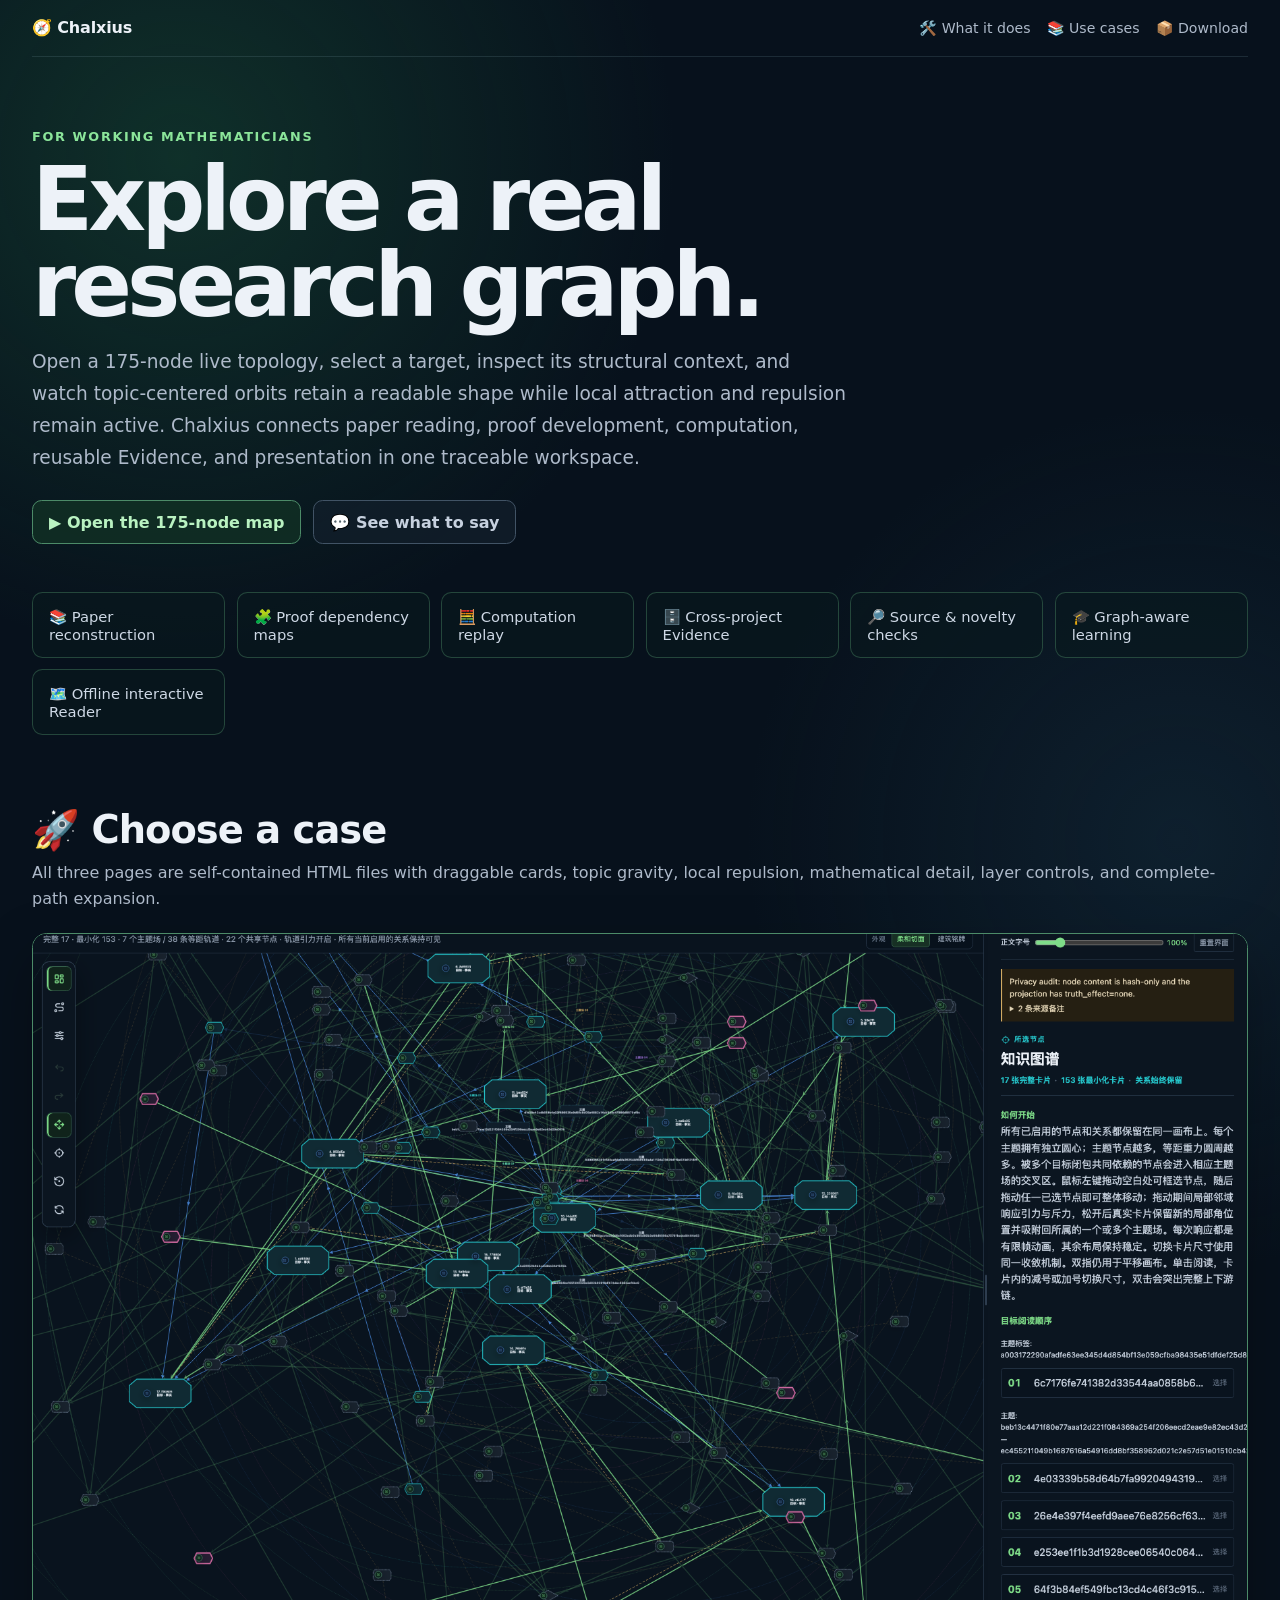
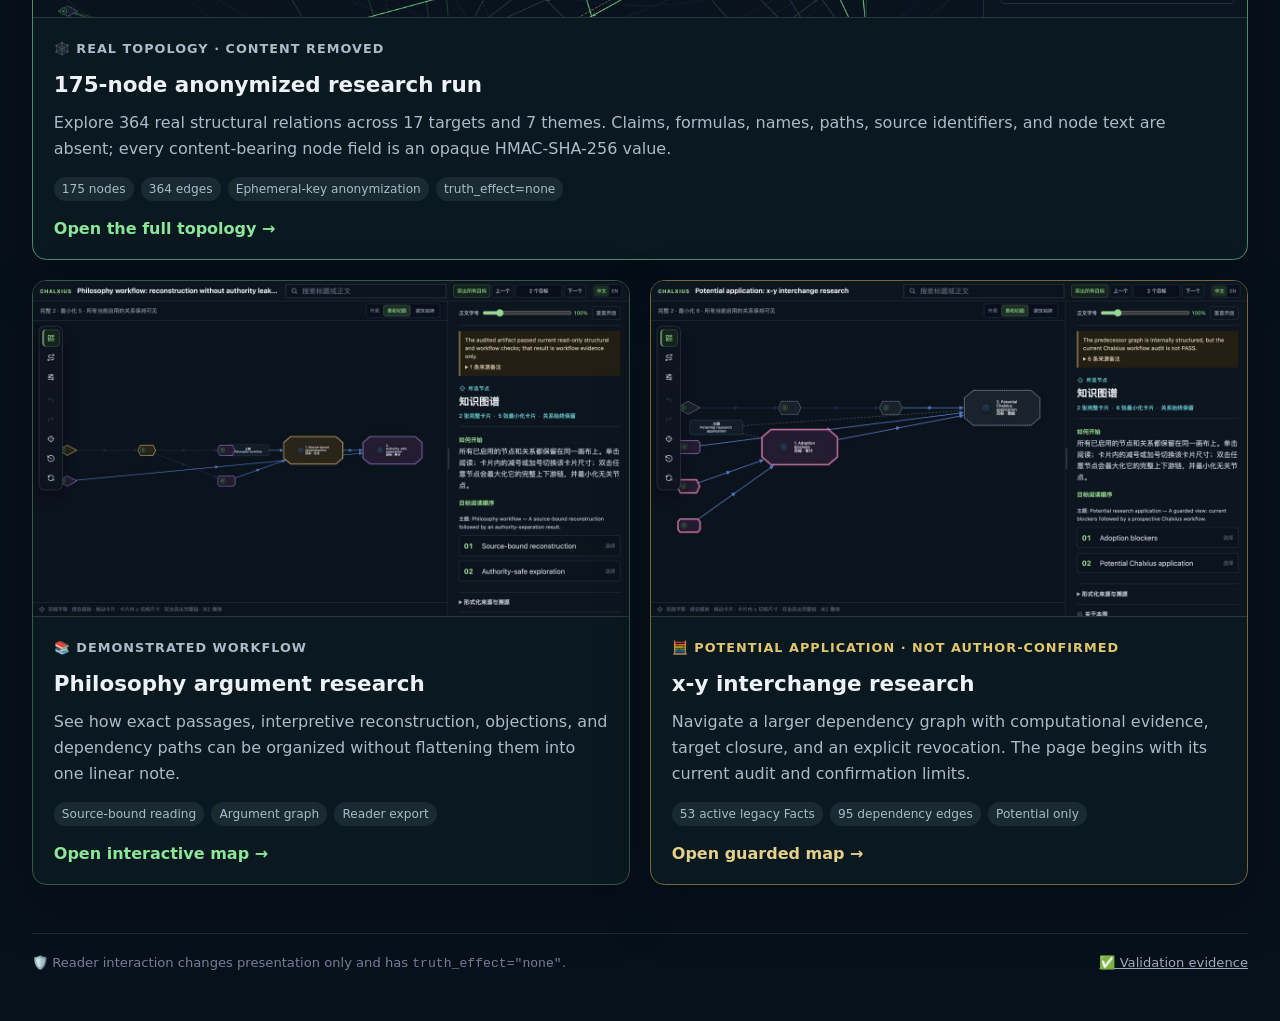
<file: docs/index.html>
<!doctype html>
<html lang="en">
<head>
  <meta charset="utf-8">
  <meta name="viewport" content="width=device-width, initial-scale=1">
  <meta name="color-scheme" content="dark">
  <meta name="description" content="Interactive Chalxius research-graph cases for working mathematicians.">
  <title>Chalxius · Interactive research maps</title>
  <style>
    :root {
      color-scheme: dark;
      font-family: Inter, ui-sans-serif, system-ui, -apple-system, BlinkMacSystemFont, "Segoe UI", sans-serif;
      background: #07111c;
      color: #edf2f8;
      --panel: rgba(11, 25, 32, .9);
      --panel-strong: rgba(16, 35, 39, .96);
      --line: #355847;
      --green: #8be59a;
      --green-strong: #5bcf78;
      --muted: #aebaca;
      --dim: #718095;
      --gold: #e1c56f;
    }
    * { box-sizing: border-box; }
    body {
      margin: 0;
      min-height: 100vh;
      background:
        radial-gradient(circle at 14% 6%, rgba(27, 91, 61, .42) 0, transparent 31rem),
        radial-gradient(circle at 92% 32%, rgba(32, 69, 91, .28) 0, transparent 27rem),
        #07111c;
    }
    a { color: inherit; }
    .topbar {
      display: flex;
      align-items: center;
      justify-content: space-between;
      gap: 1rem;
      width: min(76rem, calc(100% - 2rem));
      margin: 0 auto;
      padding: 1.15rem 0;
      border-bottom: 1px solid rgba(105, 135, 148, .22);
    }
    .brand { font-weight: 760; text-decoration: none; letter-spacing: -.01em; }
    nav { display: flex; flex-wrap: wrap; gap: .5rem 1rem; }
    nav a { color: var(--muted); font-size: .88rem; text-decoration: none; }
    nav a:hover { color: var(--green); }
    main { width: min(76rem, calc(100% - 2rem)); margin: 0 auto; padding: 4.5rem 0 3rem; }
    .hero { max-width: 58rem; }
    .kicker {
      margin: 0;
      color: var(--green);
      font-size: .8rem;
      font-weight: 780;
      letter-spacing: .13em;
      text-transform: uppercase;
    }
    h1 {
      max-width: 13ch;
      margin: .75rem 0 1.15rem;
      font-size: clamp(2.75rem, 7vw, 5.8rem);
      line-height: .96;
      letter-spacing: -.055em;
      font-weight: 640;
    }
    .intro { max-width: 51rem; margin: 0; color: var(--muted); font-size: clamp(1rem, 2vw, 1.16rem); line-height: 1.72; }
    .actions { display: flex; flex-wrap: wrap; gap: .75rem; margin-top: 1.65rem; }
    .button {
      display: inline-flex;
      align-items: center;
      min-height: 2.75rem;
      padding: .72rem 1rem;
      border: 1px solid #4c8b68;
      border-radius: .6rem;
      color: #b9f2c1;
      background: rgba(19, 55, 38, .65);
      font-weight: 720;
      text-decoration: none;
    }
    .button:hover { background: #1a4731; border-color: var(--green-strong); }
    .button.secondary { color: #c7d1df; background: rgba(18, 31, 43, .72); border-color: #415365; }
    .capabilities {
      display: grid;
      grid-template-columns: repeat(auto-fit, minmax(12rem, 1fr));
      gap: .7rem;
      margin: 3rem 0 4.5rem;
    }
    .capability {
      padding: .9rem 1rem;
      border: 1px solid rgba(76, 139, 104, .42);
      border-radius: .65rem;
      color: #ced8e5;
      background: rgba(9, 25, 30, .62);
      font-size: .92rem;
    }
    .section-heading { margin-bottom: 1.35rem; }
    h2 { margin: 0 0 .45rem; font-size: clamp(1.6rem, 4vw, 2.4rem); letter-spacing: -.025em; }
    .section-heading p { margin: 0; color: var(--muted); line-height: 1.6; }
    .grid { display: grid; grid-template-columns: repeat(auto-fit, minmax(min(100%, 29rem), 1fr)); gap: 1.25rem; }
    article {
      overflow: hidden;
      display: flex;
      flex-direction: column;
      min-height: 100%;
      border: 1px solid var(--line);
      border-radius: .9rem;
      background: var(--panel);
      box-shadow: 0 1.4rem 3.6rem rgba(0, 0, 0, .28);
    }
    article.potential { border-color: #76673e; }
    .preview { display: block; border-bottom: 1px solid rgba(99, 130, 116, .35); background: #08131f; }
    .preview img { display: block; width: 100%; aspect-ratio: 16 / 9; object-fit: cover; }
    .card-body { display: flex; flex: 1; flex-direction: column; gap: .8rem; padding: 1.3rem; }
    .eyebrow { margin: 0; color: var(--green); font-size: .8rem; font-weight: 750; letter-spacing: .08em; text-transform: uppercase; }
    .potential .eyebrow { color: var(--gold); }
    h3 { margin: 0; font-size: 1.34rem; }
    .card-body p { margin: 0; color: var(--muted); line-height: 1.62; }
    .tags { display: flex; flex-wrap: wrap; gap: .45rem; margin-top: .15rem; }
    .tag { padding: .3rem .5rem; border-radius: 999px; color: #a9bac9; background: rgba(69, 91, 99, .28); font-size: .76rem; }
    .card-actions { display: flex; flex-wrap: wrap; gap: .6rem; margin-top: auto; padding-top: .35rem; }
    .card-actions a { color: var(--green); font-weight: 700; text-decoration: none; }
    .potential .card-actions a { color: #e4cf8b; }
    footer {
      display: flex;
      flex-wrap: wrap;
      justify-content: space-between;
      gap: .7rem 1.5rem;
      margin-top: 3rem;
      padding-top: 1.2rem;
      border-top: 1px solid rgba(105, 135, 148, .22);
      color: var(--dim);
      font-size: .82rem;
      line-height: 1.55;
    }
    footer a { color: #9aabbc; }
    @media (max-width: 42rem) {
      .topbar { align-items: flex-start; flex-direction: column; }
      main { padding-top: 3.2rem; }
    }
  </style>
</head>
<body>
  <header class="topbar">
    <a class="brand" href="https://github.com/cm4u7/chalxius">🧭 Chalxius</a>
    <nav aria-label="Project links">
      <a href="https://github.com/cm4u7/chalxius#readme">🛠️ What it does</a>
      <a href="https://github.com/cm4u7/chalxius/blob/main/USE_CASES.md">📚 Use cases</a>
      <a href="https://github.com/cm4u7/chalxius/releases/tag/v0.7.4">📦 Download</a>
    </nav>
  </header>
  <main>
    <section class="hero">
      <p class="kicker">For working mathematicians</p>
      <h1>Explore a real research graph.</h1>
      <p class="intro">Open a 175-node live topology, select a target, inspect its structural context, and watch topic-centered orbits retain a readable shape while local attraction and repulsion remain active. Chalxius connects paper reading, proof development, computation, reusable Evidence, and presentation in one traceable workspace.</p>
      <div class="actions">
        <a class="button" href="cases/anonymized-research-topology.html">▶️ Open the 175-node map</a>
        <a class="button secondary" href="https://github.com/cm4u7/chalxius#prompt-interface">💬 See what to say</a>
      </div>
    </section>

    <section class="capabilities" aria-label="Chalxius capabilities">
      <div class="capability">📚 Paper reconstruction</div>
      <div class="capability">🧩 Proof dependency maps</div>
      <div class="capability">🧮 Computation replay</div>
      <div class="capability">🗄️ Cross-project Evidence</div>
      <div class="capability">🔎 Source &amp; novelty checks</div>
      <div class="capability">🎓 Graph-aware learning</div>
      <div class="capability">🗺️ Offline interactive Reader</div>
    </section>

    <section aria-labelledby="case-heading">
      <div class="section-heading">
        <h2 id="case-heading">🚀 Choose a case</h2>
        <p>All three pages are self-contained HTML files with draggable cards, topic gravity, local repulsion, mathematical detail, layer controls, and complete-path expansion.</p>
      </div>
      <div class="grid">
        <article style="grid-column: 1 / -1; border-color: #4c8b68;">
          <a class="preview" href="cases/anonymized-research-topology.html" aria-label="Open the 175-node anonymized research topology">
            <img src="assets/anonymized-research-topology.png" alt="Chalxius Reader displaying a dense anonymized research topology with topic orbits">
          </a>
          <div class="card-body">
            <p class="eyebrow">🕸️ Real topology · content removed</p>
            <h3>175-node anonymized research run</h3>
            <p>Explore 364 real structural relations across 17 targets and 7 themes. Claims, formulas, names, paths, source identifiers, and node text are absent; every content-bearing node field is an opaque HMAC-SHA-256 value.</p>
            <div class="tags">
              <span class="tag">175 nodes</span>
              <span class="tag">364 edges</span>
              <span class="tag">Ephemeral-key anonymization</span>
              <span class="tag">truth_effect=none</span>
            </div>
            <div class="card-actions"><a href="cases/anonymized-research-topology.html">Open the full topology →</a></div>
          </div>
        </article>

        <article>
          <a class="preview" href="cases/philosophy.html" aria-label="Open the philosophy workflow Reader">
            <img src="assets/philosophy-case.png" alt="Dark green Chalxius Reader showing a philosophy argument graph">
          </a>
          <div class="card-body">
            <p class="eyebrow">📚 Demonstrated workflow</p>
            <h3>Philosophy argument research</h3>
            <p>See how exact passages, interpretive reconstruction, objections, and dependency paths can be organized without flattening them into one linear note.</p>
            <div class="tags">
              <span class="tag">Source-bound reading</span>
              <span class="tag">Argument graph</span>
              <span class="tag">Reader export</span>
            </div>
            <div class="card-actions"><a href="cases/philosophy.html">Open interactive map →</a></div>
          </div>
        </article>

        <article class="potential">
          <a class="preview" href="cases/xy-swap-potential.html" aria-label="Open the potential x-y interchange Reader">
            <img src="assets/xy-swap-potential-case.png" alt="Dark green Chalxius Reader showing a mathematical dependency graph">
          </a>
          <div class="card-body">
            <p class="eyebrow">🧮 Potential application · not author-confirmed</p>
            <h3>x-y interchange research</h3>
            <p>Navigate a larger dependency graph with computational evidence, target closure, and an explicit revocation. The page begins with its current audit and confirmation limits.</p>
            <div class="tags">
              <span class="tag">53 active legacy Facts</span>
              <span class="tag">95 dependency edges</span>
              <span class="tag">Potential only</span>
            </div>
            <div class="card-actions"><a href="cases/xy-swap-potential.html">Open guarded map →</a></div>
          </div>
        </article>
      </div>
    </section>

    <footer>
      <span>🛡️ Reader interaction changes presentation only and has <code>truth_effect="none"</code>.</span>
      <span><a href="https://github.com/cm4u7/chalxius/blob/main/VALIDATION.md">✅ Validation evidence</a></span>
    </footer>
  </main>
</body>
</html>
</file>
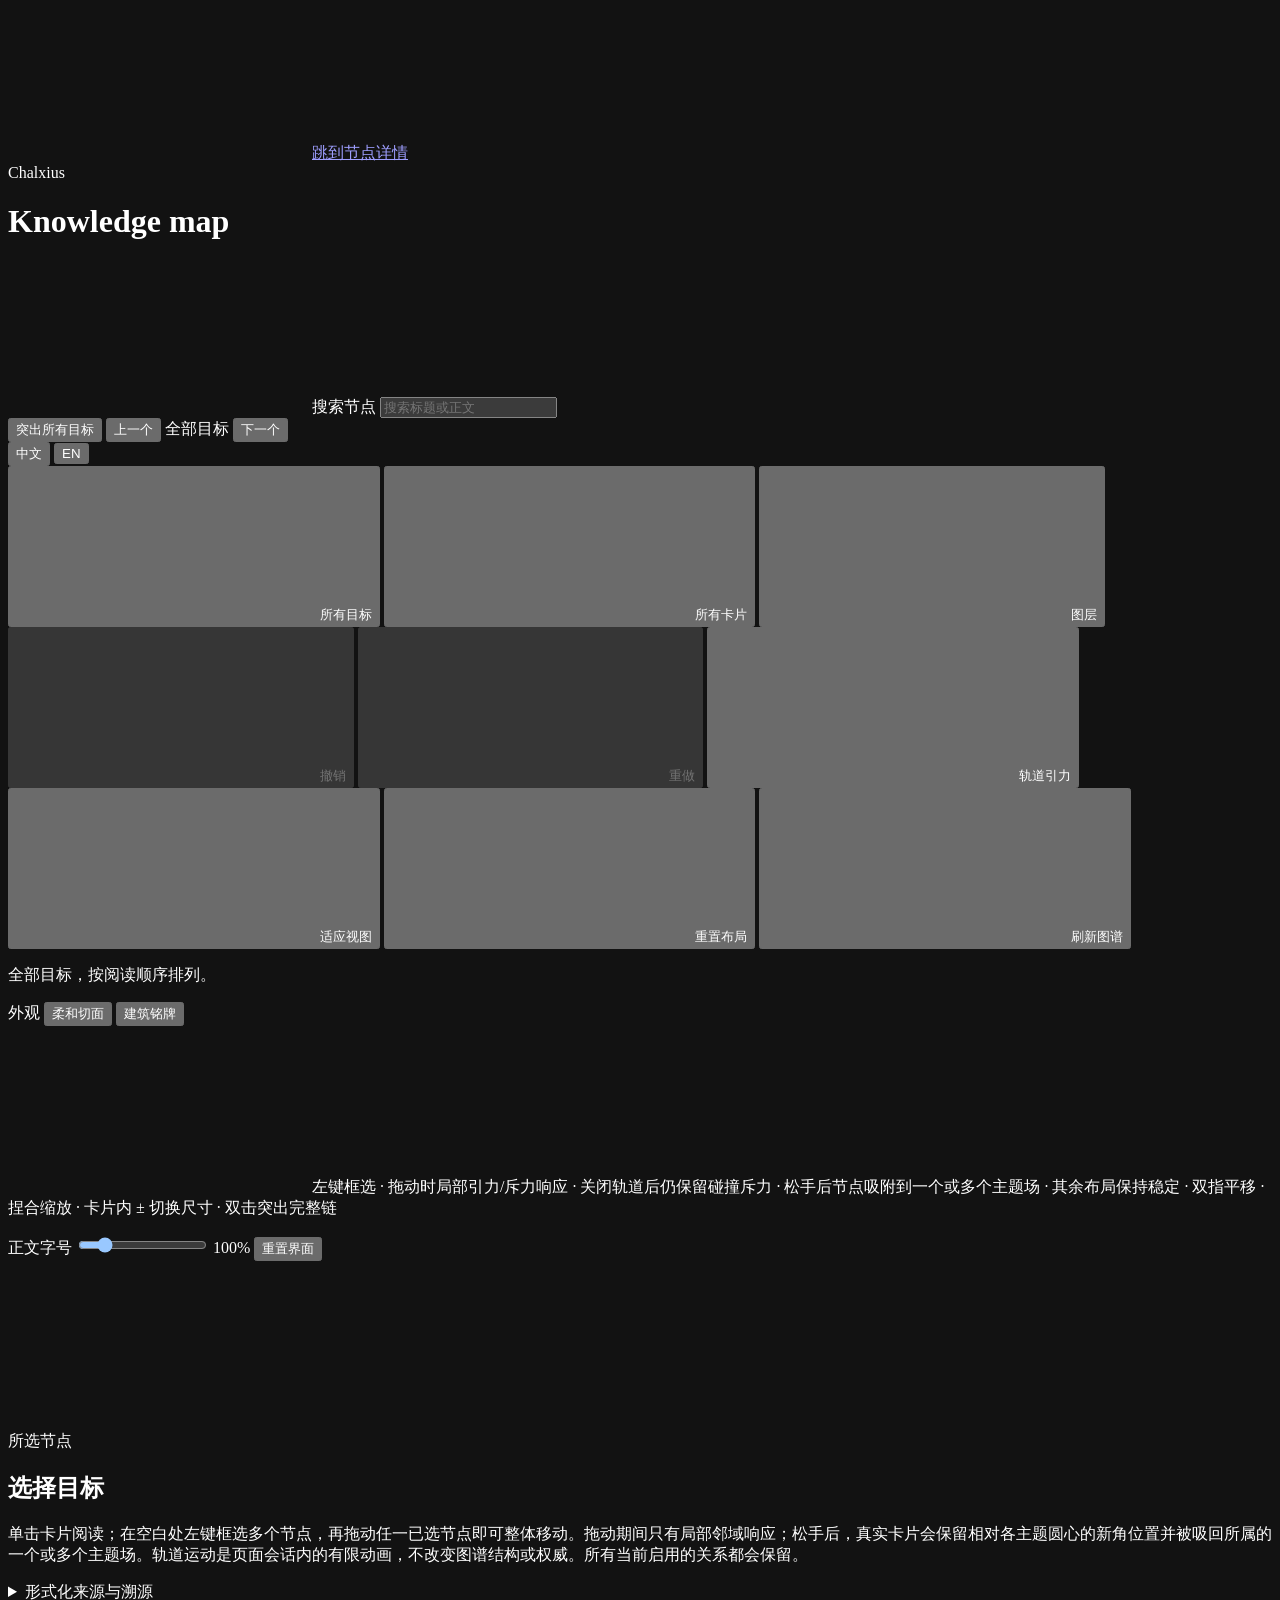
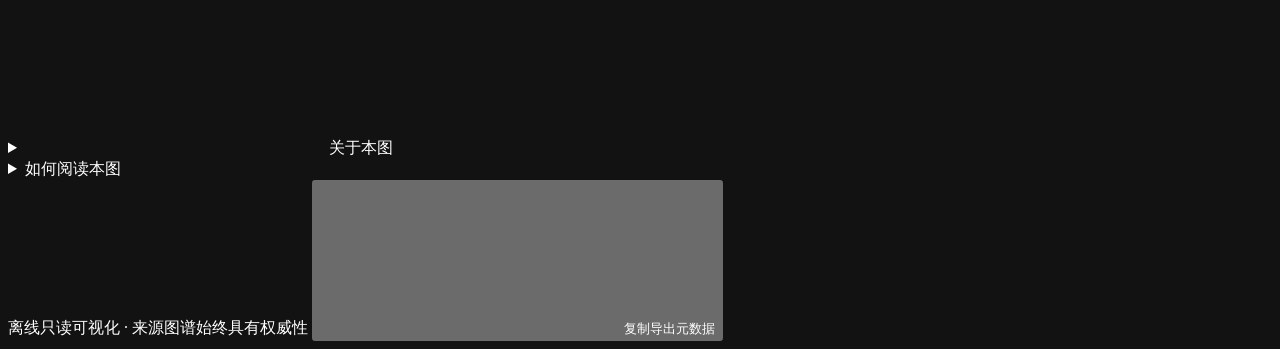
<file: chalxius/assets/reader_html_template.html>
<!doctype html>
<html lang="zh-CN" data-locale="zh">
<head>
  <meta charset="utf-8">
  <meta name="viewport" content="width=device-width, initial-scale=1">
  <meta name="color-scheme" content="dark">
  <meta http-equiv="Content-Security-Policy" content="default-src 'none'; base-uri 'none'; connect-src 'none'; font-src data:; form-action 'none'; frame-src 'none'; img-src data: blob:; media-src 'none'; object-src 'none'; script-src 'unsafe-inline'; style-src 'unsafe-inline'; worker-src 'none'">
  <title>Chalxius Knowledge Map</title>
  <style>
@@CHALXIUS_READER_STYLE@@
  </style>
  <script>
    window.MathJax = {
      startup: { typeset: false },
      options: { enableMenu: false },
      tex: {
        inlineMath: [['\\(', '\\)'], ['$', '$']],
        displayMath: [['\\[', '\\]'], ['$$', '$$']],
        processEscapes: true,
        processEnvironments: true,
        packages: {'[-]': ['autoload', 'require']}
      },
      svg: { fontCache: 'local' }
    };
  </script>
  <script id="mathjax-offline-bundle">
@@CHALXIUS_MATHJAX_JS@@
  </script>
  <script id="cytoscape-offline-bundle">
@@CHALXIUS_CYTOSCAPE_JS@@
  </script>
</head>
<body>
  <svg class="icon-sprite" aria-hidden="true" focusable="false">
@@CHALXIUS_TABLER_SPRITE@@
  </svg>

  <a class="skip-link" href="#map-detail" data-zh="跳到节点详情" data-en="Skip to node details">跳到节点详情</a>

  <header class="app-header">
    <div class="brand-lockup">
      <span class="brand-name">Chalxius</span>
      <h1 id="map-title">Knowledge map</h1>
    </div>
    <label class="header-search" for="map-search">
      <svg aria-hidden="true"><use href="#reader-icon-search"></use></svg>
      <span class="visually-hidden" data-zh="搜索节点" data-en="Find a node">搜索节点</span>
      <input id="map-search" type="search" autocomplete="off" placeholder="搜索标题或正文" data-placeholder-zh="搜索标题或正文" data-placeholder-en="Search title or content">
      <span id="search-status" class="search-status" aria-live="polite"></span>
    </label>
    <div class="header-navigation" aria-label="目标导航" data-aria-label-zh="目标导航" data-aria-label-en="Target navigation">
      <button id="header-overview-button" class="header-nav-button overview-link" type="button" aria-pressed="true">
        <span data-zh="突出所有目标" data-en="Emphasize targets">突出所有目标</span>
      </button>
      <button id="previous-target-button" class="header-nav-button" type="button">
        <span data-zh="上一个" data-en="Previous">上一个</span>
      </button>
      <span id="target-position" class="target-position" aria-live="polite">全部目标</span>
      <button id="next-target-button" class="header-nav-button" type="button">
        <span data-zh="下一个" data-en="Next">下一个</span>
      </button>
    </div>
    <div class="locale-switcher" role="group" aria-label="界面语言" data-aria-label-zh="界面语言" data-aria-label-en="Interface language">
      <button type="button" data-locale-choice="zh" aria-pressed="true">中文</button>
      <button type="button" data-locale-choice="en" aria-pressed="false">EN</button>
    </div>
  </header>

  <main class="workspace">
    <nav class="tool-rail" aria-label="全局图谱控制" data-aria-label-zh="全局图谱控制" data-aria-label-en="Global map controls">
      <div class="tool-group view-controls" role="group" aria-label="卡片尺寸" data-aria-label-zh="卡片尺寸" data-aria-label-en="Card size">
        <button id="overview-button" class="tool-button" type="button" aria-pressed="true" data-tooltip-zh="突出所有目标" data-tooltip-en="Emphasize all targets" data-aria-label-zh="突出所有目标" data-aria-label-en="Emphasize all targets">
          <svg aria-hidden="true"><use href="#reader-icon-overview"></use></svg>
          <span class="tool-label" data-zh="所有目标" data-en="All targets">所有目标</span>
        </button>
        <button id="all-cards-button" class="tool-button" type="button" aria-pressed="false" data-tooltip-zh="最大化所有卡片" data-tooltip-en="Maximize all cards" data-aria-label-zh="最大化所有卡片" data-aria-label-en="Maximize all cards">
          <svg aria-hidden="true"><use href="#reader-icon-path"></use></svg>
          <span class="tool-label" data-zh="所有卡片" data-en="All cards">所有卡片</span>
        </button>
        <button id="layer-menu-button" class="tool-button" type="button" aria-expanded="false" aria-controls="layer-popover" data-tooltip-zh="图层" data-tooltip-en="Layers" data-aria-label-zh="图层" data-aria-label-en="Layers">
          <svg aria-hidden="true"><use href="#reader-icon-context"></use></svg>
          <span class="tool-label" data-zh="图层" data-en="Layers">图层</span>
        </button>
      </div>

      <div id="layer-popover" class="layer-popover" hidden>
        <p class="popover-kicker" data-zh="显示图层" data-en="Visible layers">显示图层</p>
        <label>
          <svg aria-hidden="true"><use href="#reader-icon-file"></use></svg>
          <span data-zh="研究过程" data-en="Research process">研究过程</span>
          <input id="research-toggle" type="checkbox">
        </label>
        <label>
          <svg aria-hidden="true"><use href="#reader-icon-overview"></use></svg>
          <span data-zh="教学 / 学习" data-en="Teaching / learning">教学 / 学习</span>
          <input id="learning-toggle" type="checkbox">
        </label>
        <label>
          <svg aria-hidden="true"><use href="#reader-icon-info"></use></svg>
          <span data-zh="读者说明" data-en="Reader notes">读者说明</span>
          <input id="reader-toggle" type="checkbox">
        </label>
        <label>
          <svg aria-hidden="true"><use href="#reader-icon-context"></use></svg>
          <span data-zh="上下文连接" data-en="Contextual links">上下文连接</span>
          <input id="weak-toggle" type="checkbox">
        </label>
      </div>

      <span class="rail-spacer"></span>
      <div class="tool-group utility-controls" role="group" aria-label="画布工具" data-aria-label-zh="画布工具" data-aria-label-en="Canvas tools">
        <button id="undo-sizing-button" class="tool-button" type="button" disabled aria-keyshortcuts="Control+Z Meta+Z" data-tooltip-zh="撤销尺寸操作" data-tooltip-en="Undo sizing" data-aria-label-zh="撤销尺寸操作" data-aria-label-en="Undo sizing">
          <svg aria-hidden="true"><use href="#reader-icon-undo"></use></svg>
          <span class="tool-label" data-zh="撤销" data-en="Undo">撤销</span>
        </button>
        <button id="redo-sizing-button" class="tool-button" type="button" disabled aria-keyshortcuts="Control+Shift+Z Meta+Shift+Z" data-tooltip-zh="重做尺寸操作" data-tooltip-en="Redo sizing" data-aria-label-zh="重做尺寸操作" data-aria-label-en="Redo sizing">
          <svg aria-hidden="true"><use href="#reader-icon-redo"></use></svg>
          <span class="tool-label" data-zh="重做" data-en="Redo">重做</span>
        </button>
        <button id="orbit-gravity-button" class="tool-button" type="button" aria-pressed="true" data-tooltip-zh="主题轨道引力" data-tooltip-en="Theme orbit gravity" data-aria-label-zh="主题轨道引力" data-aria-label-en="Theme orbit gravity">
          <svg aria-hidden="true"><use href="#reader-icon-move"></use></svg>
          <span class="tool-label" data-zh="轨道引力" data-en="Orbit gravity">轨道引力</span>
        </button>
        <button id="fit-view-button" class="tool-button" type="button" data-tooltip-zh="适应视图" data-tooltip-en="Fit view" data-aria-label-zh="适应视图" data-aria-label-en="Fit view">
          <svg aria-hidden="true"><use href="#reader-icon-focus"></use></svg>
          <span class="tool-label" data-zh="适应视图" data-en="Fit view">适应视图</span>
        </button>
        <button id="reset-layout-button" class="tool-button" type="button" data-tooltip-zh="重置布局" data-tooltip-en="Reset layout" data-aria-label-zh="重置布局" data-aria-label-en="Reset layout">
          <svg aria-hidden="true"><use href="#reader-icon-reset"></use></svg>
          <span class="tool-label" data-zh="重置布局" data-en="Reset layout">重置布局</span>
        </button>
        <button id="reload-graph-button" class="tool-button" type="button" data-tooltip-zh="刷新图谱" data-tooltip-en="Reload graph" data-aria-label-zh="刷新图谱" data-aria-label-en="Reload graph">
          <svg aria-hidden="true"><use href="#reader-icon-refresh"></use></svg>
          <span class="tool-label" data-zh="刷新图谱" data-en="Reload graph">刷新图谱</span>
        </button>
      </div>
    </nav>

    <section class="graph-panel" aria-label="交互式知识图谱" data-aria-label-zh="交互式知识图谱" data-aria-label-en="Interactive knowledge map">
      <div class="map-strip">
        <p id="view-description">全部目标，按阅读顺序排列。</p>
        <div class="appearance-switcher" role="group" aria-label="节点外观" data-aria-label-zh="节点外观" data-aria-label-en="Node appearance">
          <span class="appearance-label" data-zh="外观" data-en="Appearance">外观</span>
          <button type="button" data-appearance-scheme="faceted" aria-pressed="true" data-zh="柔和切面" data-en="Faceted">柔和切面</button>
          <button type="button" data-appearance-scheme="plaques" aria-pressed="false" data-zh="建筑铭牌" data-en="Plaques">建筑铭牌</button>
        </div>
      </div>
      <div class="canvas-stage">
        <div id="cy" role="application" tabindex="0" aria-keyshortcuts="Shift+F10" aria-label="可拖动知识图谱。每个主题拥有独立圆心和按成员数量分层的等距重力圆周，共享节点由多个主题场共同吸附；鼠标左键拖动空白处框选节点，拖动任一已选节点可整体移动；双指平移画布，单击卡片阅读，双击突出完整上下游链。" data-aria-label-zh="可拖动知识图谱。每个主题拥有独立圆心和按成员数量分层的等距重力圆周，共享节点由多个主题场共同吸附；鼠标左键拖动空白处框选节点，拖动任一已选节点可整体移动；双指平移画布，单击卡片阅读，双击突出完整上下游链。" data-aria-label-en="Draggable knowledge graph. Each theme has its own center and equally spaced gravity rings scaled by membership count; shared nodes are attracted by multiple theme fields. Drag on empty space with the primary mouse button to box-select nodes, then drag any selected node to move the group. Use two-finger gestures to pan, select a card to read, or double-click to emphasize its complete chain."></div>
        <div id="box-selection-marquee" class="box-selection-marquee" aria-hidden="true" hidden></div>
        <div id="box-selection-halo-layer" class="box-selection-halo-layer" aria-hidden="true"></div>
        <div id="selected-node-halo" class="selected-node-halo" aria-hidden="true" hidden></div>
        <div id="node-control-layer" class="node-control-layer"></div>
        <div id="node-name-tooltip" class="node-name-tooltip" role="tooltip" hidden></div>
        <div id="node-context-menu" class="node-context-menu" role="menu" hidden aria-labelledby="node-context-menu-title">
          <div class="context-menu-header" role="presentation">
            <span data-zh="节点路径" data-en="Node path">节点路径</span>
            <strong id="node-context-menu-title"></strong>
          </div>
          <button type="button" role="menuitem" data-context-command="maximize-upstream">
            <span data-zh="最大化全部上游" data-en="Maximize all upstream">最大化全部上游</span>
          </button>
          <button type="button" role="menuitem" data-context-command="maximize-downstream">
            <span data-zh="最大化全部下游" data-en="Maximize all downstream">最大化全部下游</span>
          </button>
        </div>
      </div>
      <p class="interaction-note">
        <svg aria-hidden="true"><use href="#reader-icon-move"></use></svg>
        <span data-zh="左键框选 · 拖动时局部引力/斥力响应 · 关闭轨道后仍保留碰撞斥力 · 松手后节点吸附到一个或多个主题场 · 其余布局保持稳定 · 双指平移 · 捏合缩放 · 卡片内 ± 切换尺寸 · 双击突出完整链" data-en="Primary-drag to box-select · Local attraction/repulsion responds during movement · Collision repulsion remains active with orbits off · Released nodes settle into one or more theme fields · Remaining layout stays stable · Two-finger pan · Pinch to zoom · Internal ± resizes · Double-click emphasizes the complete chain">左键框选 · 拖动时局部引力/斥力响应 · 关闭轨道后仍保留碰撞斥力 · 松手后节点吸附到一个或多个主题场 · 其余布局保持稳定 · 双指平移 · 捏合缩放 · 卡片内 ± 切换尺寸 · 双击突出完整链</span>
      </p>
    </section>

    <div id="detail-resizer" class="detail-resizer" role="separator" aria-orientation="vertical" aria-label="调整详情栏宽度" data-aria-label-zh="调整详情栏宽度" data-aria-label-en="Resize detail panel" aria-valuemin="320" aria-valuemax="680" aria-valuenow="384" tabindex="0"></div>

    <aside id="map-detail" class="detail-panel" tabindex="-1" aria-live="polite">
      <div class="detail-toolbar" aria-label="详情栏显示设置" data-aria-label-zh="详情栏显示设置" data-aria-label-en="Detail display settings">
        <label for="detail-text-size">
          <span data-zh="正文字号" data-en="Text size">正文字号</span>
          <input id="detail-text-size" type="range" min="90" max="150" step="10" value="100">
          <output id="detail-text-size-value" for="detail-text-size">100%</output>
        </label>
        <button id="reset-ui-button" class="quiet-button" type="button" data-zh="重置界面" data-en="Reset UI">重置界面</button>
      </div>

      <section id="audit-banner" class="audit-banner" aria-live="polite"></section>

      <div class="detail-heading">
        <div class="detail-kicker-row">
          <svg aria-hidden="true"><use href="#reader-icon-focus"></use></svg>
          <p class="detail-kicker" data-zh="所选节点" data-en="Selected node">所选节点</p>
        </div>
        <h2 id="detail-title">选择目标</h2>
        <p id="detail-badges" class="badges"></p>
      </div>

      <div id="detail-readable" class="readable-detail">
        <p data-zh="单击卡片阅读；在空白处左键框选多个节点，再拖动任一已选节点即可整体移动。拖动期间只有局部邻域响应；松手后，真实卡片会保留相对各主题圆心的新角位置并被吸回所属的一个或多个主题场。轨道运动是页面会话内的有限动画，不改变图谱结构或权威。所有当前启用的关系都会保留。" data-en="Select a card to read it, or primary-drag on empty space to box-select several nodes and then drag any selected node to move the group. Only the local neighborhood responds during dragging. On release, real cards retain their new angles relative to each theme center and are attracted back into one or more assigned theme fields. Orbit motion is a bounded page-session animation and changes neither topology nor authority. Every enabled relation remains available.">单击卡片阅读；在空白处左键框选多个节点，再拖动任一已选节点即可整体移动。拖动期间只有局部邻域响应；松手后，真实卡片会保留相对各主题圆心的新角位置并被吸回所属的一个或多个主题场。轨道运动是页面会话内的有限动画，不改变图谱结构或权威。所有当前启用的关系都会保留。</p>
      </div>

      <details id="formal-details" class="formal-details">
        <summary data-zh="形式化来源与溯源" data-en="Formal source and provenance">形式化来源与溯源</summary>
        <div id="detail-formal"></div>
      </details>

      <details class="source-context">
        <summary><svg aria-hidden="true"><use href="#reader-icon-info"></use></svg> <span data-zh="关于本图" data-en="About this map">关于本图</span></summary>
        <p id="map-subtitle" class="subtitle"></p>
        <p id="map-introduction" class="introduction"></p>
        <dl class="source-summary" aria-label="来源摘要" data-aria-label-zh="来源摘要" data-aria-label-en="Source summary">
          <div><dt data-zh="读者" data-en="Audience">读者</dt><dd id="map-audience"></dd></div>
          <div><dt data-zh="来源快照" data-en="Source snapshot">来源快照</dt><dd id="map-snapshot"></dd></div>
        </dl>
      </details>

      <details class="legend">
        <summary data-zh="如何阅读本图" data-en="How to read the map">如何阅读本图</summary>
        <div class="legend-grid">
          <section>
            <h3 data-zh="节点角色" data-en="Node role">节点角色</h3>
            <p data-zh="目标、定义、结果和解释使用不同轮廓。" data-en="Target, definition, result, and explanation use different silhouettes.">目标、定义、结果和解释使用不同轮廓。</p>
          </section>
          <section>
            <h3 data-zh="来源平面" data-en="Source plane">来源平面</h3>
            <p><span class="swatch fact"></span> <span data-zh="事实" data-en="Fact">事实</span> <span class="swatch paper"></span> <span data-zh="论文" data-en="Paper">论文</span> <span class="swatch audit"></span> <span data-zh="审计" data-en="Audit">审计</span> <span class="swatch blackboard"></span> <span data-zh="黑板" data-en="Blackboard">黑板</span> <span class="swatch learning"></span> <span data-zh="学习/读者注" data-en="Learning/reader note">学习/读者注</span></p>
          </section>
          <section>
            <h3 data-zh="关系" data-en="Relation">关系</h3>
            <p><span class="edge-key prerequisite"></span> <span data-zh="前置" data-en="Prerequisite">前置</span> <span class="edge-key support"></span> <span data-zh="支持" data-en="Support">支持</span> <span class="edge-key repair"></span> <span data-zh="修复" data-en="Repair">修复</span> <span class="edge-key conflict"></span> <span data-zh="冲突" data-en="Conflict">冲突</span> <span class="edge-key grouping"></span> <span data-zh="阅读分组" data-en="Reader grouping">阅读分组</span></p>
          </section>
          <section>
            <h3 data-zh="状态" data-en="Status">状态</h3>
            <p data-zh="实线为当前；虚线为研究；强调色为受质疑；淡化为停用。" data-en="Solid is current; dashed is research; accented is challenged; faded is inactive.">实线为当前；虚线为研究；强调色为受质疑；淡化为停用。</p>
          </section>
          <section>
            <h3 data-zh="卡片尺寸" data-en="Card sizing">卡片尺寸</h3>
            <p data-zh="完整卡片只有减号；最小化卡片只有加号。尺寸变化不移动中心，也不隐藏任何当前启用的关系。" data-en="A full card has only a minus; a minimized card has only a plus. Sizing preserves its center and never hides currently enabled relations.">完整卡片只有减号；最小化卡片只有加号。尺寸变化不移动中心，也不隐藏任何当前启用的关系。</p>
          </section>
          <section>
            <h3 data-zh="批量移动" data-en="Group movement">批量移动</h3>
            <p data-zh="鼠标左键拖动空白处形成选择框；拖动任一已选节点会保持相对位置并整体移动。松手后各真实卡片保留相对局部圆心的新角位置并吸附回所属的一个或多个主题场；按住修饰键再次框选可追加节点。" data-en="Primary-drag on empty space to draw a selection box. Drag any selected node to move the selection while preserving relative positions. On release, each real card keeps its new local angles and settles back into one or more assigned theme fields; hold a modifier while box-selecting to add nodes.">鼠标左键拖动空白处形成选择框；拖动任一已选节点会保持相对位置并整体移动。松手后各真实卡片保留相对局部圆心的新角位置并吸附回所属的一个或多个主题场；按住修饰键再次框选可追加节点。</p>
          </section>
          <section>
            <h3 data-zh="主题轨道" data-en="Theme orbits">主题轨道</h3>
            <p data-zh="每个主题拥有独立圆心；主题成员每六个分配到一条等距重力圆周，超过六个便增加下一条。强 prerequisite/support 上游闭包重叠的节点会同时受多个主题场吸附并位于交叉区。轨道引力默认开启，可在左侧工具栏临时关闭；关闭后拖动位置以笛卡尔 pin 保留，但真正相撞的旧 pin 仍会让位并保留新位置。它只控制当前页面中的布局，不写回来源图谱。" data-en="Each theme has its own center, with one equally spaced gravity ring for each group of up to six theme members. Nodes shared by strong prerequisite/support upstream closures are attracted by multiple fields and occupy their overlap. Orbit gravity is enabled by default and may be toggled temporarily from the left toolbar; when off, dragged positions remain Cartesian pins, but an existing pin that actually collides still yields and keeps its displaced position. It controls only the current page layout and never writes back to the source graph.">每个主题拥有独立圆心；主题成员每六个分配到一条等距重力圆周，超过六个便增加下一条。强 prerequisite/support 上游闭包重叠的节点会同时受多个主题场吸附并位于交叉区。轨道引力默认开启，可在左侧工具栏临时关闭；关闭后拖动位置以笛卡尔 pin 保留，但真正相撞的旧 pin 仍会让位并保留新位置。它只控制当前页面中的布局，不写回来源图谱。</p>
          </section>
        </div>
      </details>

      <footer>
        <span data-zh="离线只读可视化 · 来源图谱始终具有权威性" data-en="Offline read-only view · Source graph remains authoritative">离线只读可视化 · 来源图谱始终具有权威性</span>
        <button id="copy-build-button" type="button" class="quiet-button">
          <svg aria-hidden="true"><use href="#reader-icon-copy"></use></svg>
          <span data-zh="复制导出元数据" data-en="Copy export metadata">复制导出元数据</span>
        </button>
      </footer>
    </aside>
  </main>

  <noscript>此阅读器需要 JavaScript，但不需要网络连接。</noscript>
  <script id="chalxius-reader-packet" type="application/json">@@CHALXIUS_READER_PACKET@@</script>
  <script id="chalxius-build-meta" type="application/json">@@CHALXIUS_BUILD_META@@</script>
  <script id="chalxius-reader-app">
@@CHALXIUS_READER_APP@@
  </script>
</body>
</html>
</file>
